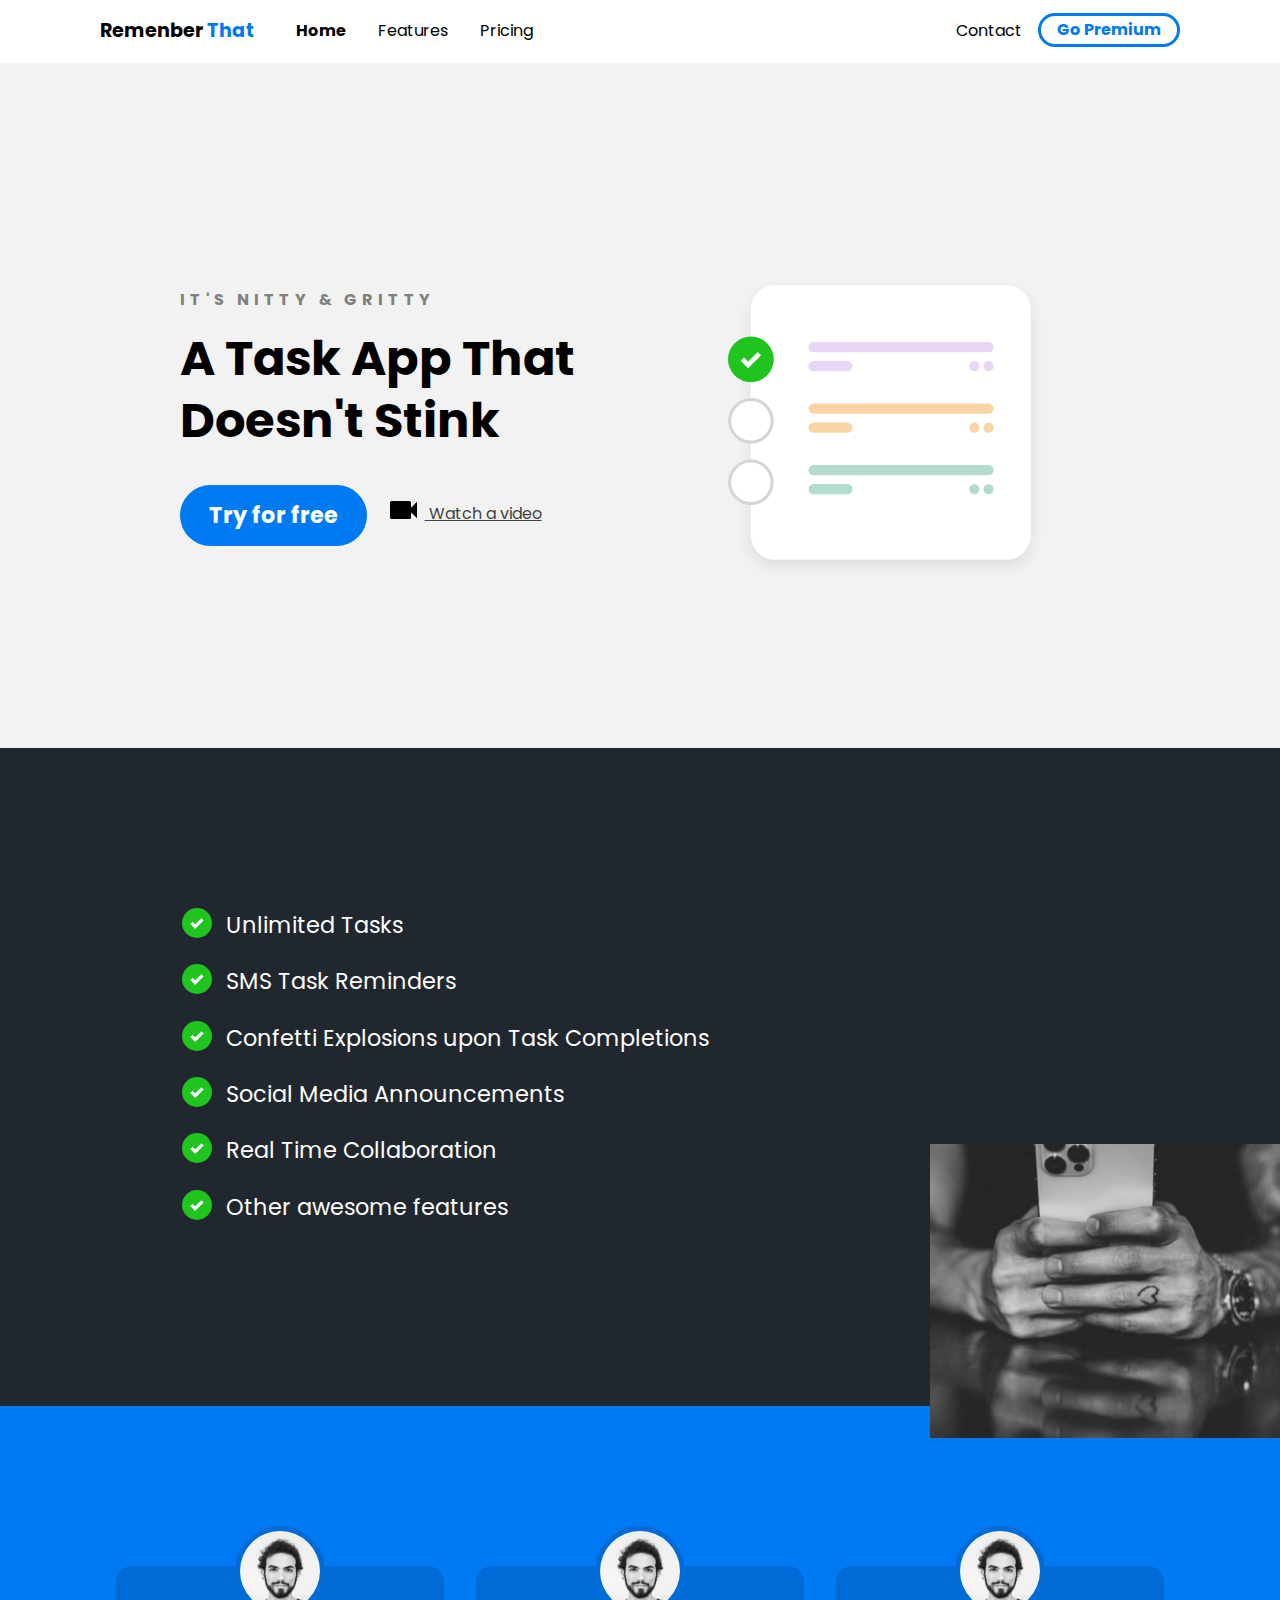
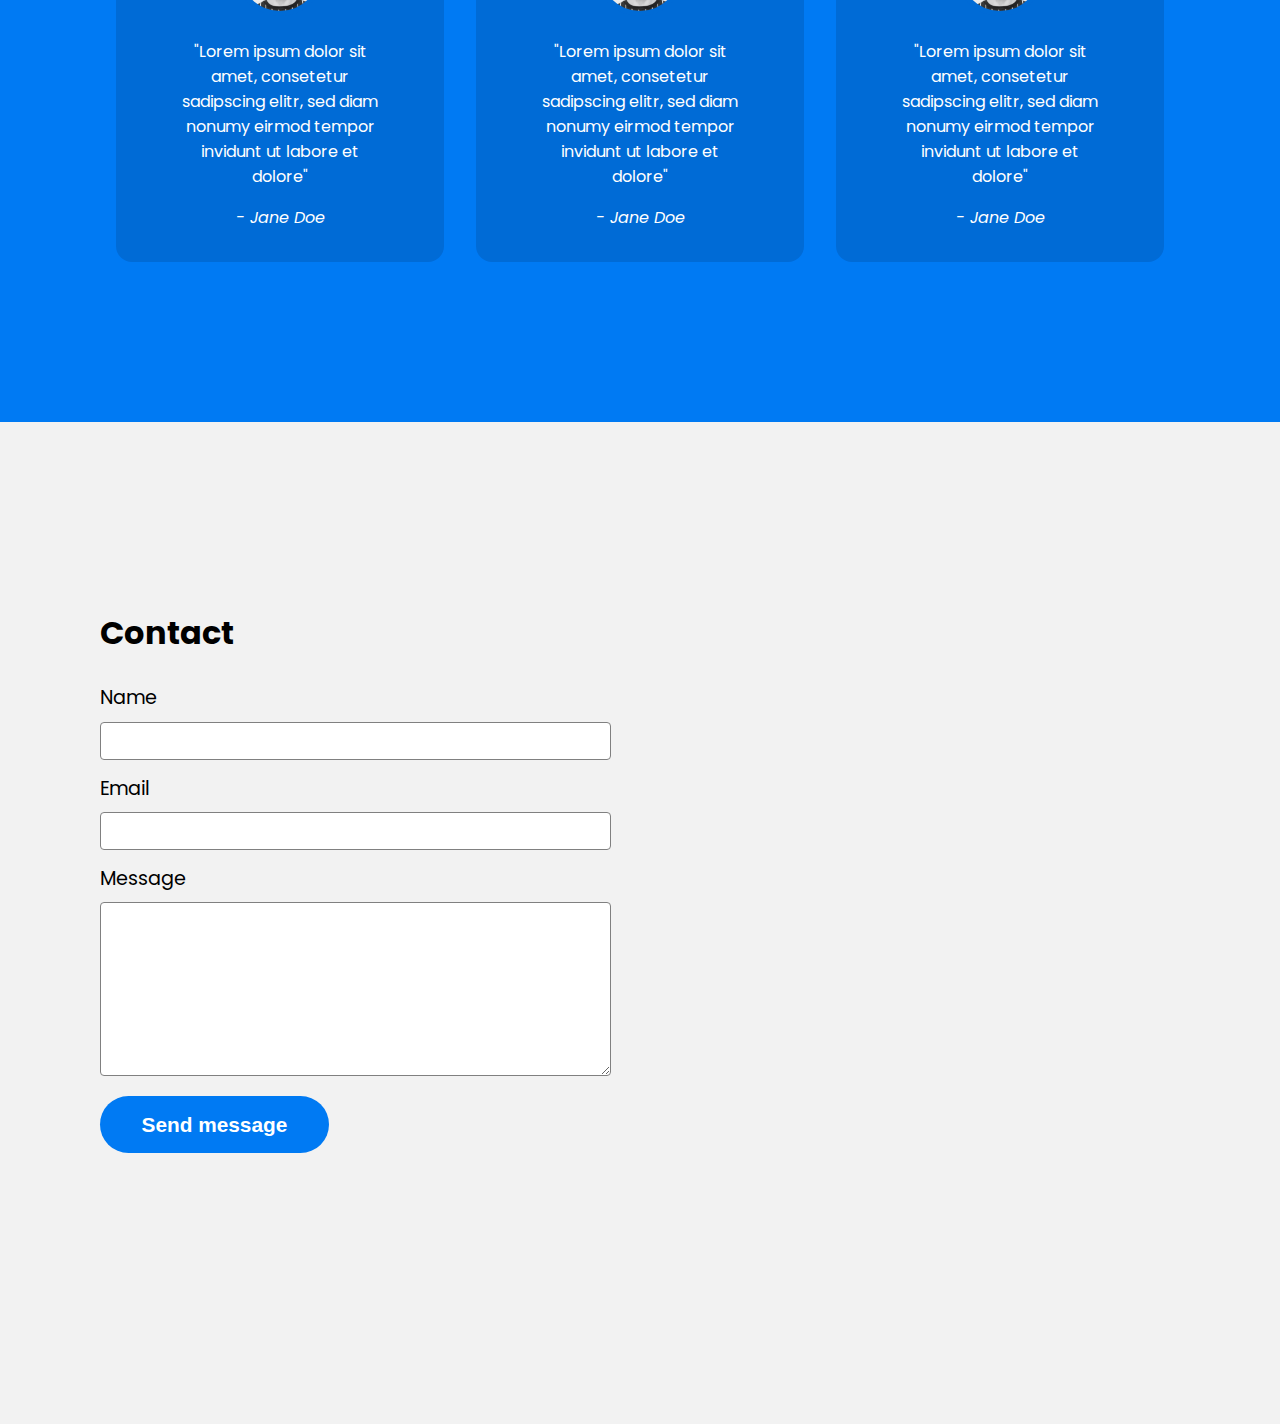
<file: index.html>
<!DOCTYPE html>
<html lang="en">

<head>
    <meta charset="UTF-8">
    <meta http-equiv="X-UA-Compatible" content="IE=edge">
    <meta name="viewport" content="width=device-width, initial-scale=1.0">
    <title>The 2021 Frontend Developer Crash Course</title>
    <link rel="stylesheet" href="css/main.css">
</head>

<body>

    <div class="navbar">
        <div class="container">
            <a class="logo" href="index.html">Remenber <span>That</span> </a>

            <img id="mobile-cta" class="mobile-menu" src="images/menu.svg " alt="Open Navigation">

            <nav>
                <img id="mobile-exit" class="mobile-menu-exit" src="images/exit.svg" alt="Close Navigation">

                <ul class="primary-nav">
                    <li class="current"><a href="#">Home</a></li>
                    <li><a href="#features-section">Features</a></li>
                    <li><a href="prices.html">Pricing</a></li>
                </ul>


                <ul class="secondary-nav">
                    <li><a href="#contact-section">Contact</a></li>
                    <li class="go-premium-cta"><a href="">Go Premium</a></li>
                </ul>
            </nav>
        </div>
    </div>

    <section class="hero ">
        <div class="container">

            <div class="left-col">
                <p class="subhead"> It's Nitty &amp; Gritty</p>
                <h1>A Task App That Doesn't Stink</h1>

                <div class="hero-cta">
                    <a href="#" class="primary-cta">Try for free</a>
                    <a href="#" class="watch-video-cta">
                        <img src="images/watch.svg" alt="Watch a video">
                        Watch a video
                    </a>
                </div>
            </div>

            <img src="images/illustration.svg" class="hero-img" alt="Illustation">

        </div>

    </section>

    <section id="features-section" class="features-section"> 
         <div class="container">
             <ul class="features-list">
                <li>Unlimited Tasks</li>
                <li>SMS Task Reminders</li>
                <li>Confetti Explosions upon Task Completions</li>
                <li>Social Media Announcements</li>
                <li>Real Time Collaboration</li>
                <li>Other awesome features</li>
             </ul>

             <img src="images/holding-phone.jpg" alt="Man holding phone">
         </div>
    </section>

    <section class="testimonials-section">
        <div class="container">
            <ul>
                <li>
                    <img src="images/person.jpg" alt="Person">

                    <blockquote>"Lorem ipsum dolor sit amet, consetetur sadipscing elitr, sed diam nonumy eirmod tempor invidunt ut labore et dolore"</blockquote>
                    <cite>- Jane Doe</cite>
                </li>
                <li>
                    <img src="images/person.jpg" alt="Person">

                    <blockquote>"Lorem ipsum dolor sit amet, consetetur sadipscing elitr, sed diam nonumy eirmod tempor invidunt ut labore et dolore"</blockquote>
                    <cite>- Jane Doe</cite>
                </li>
                <li>
                    <img src="images/person.jpg" alt="Person">

                    <blockquote>"Lorem ipsum dolor sit amet, consetetur sadipscing elitr, sed diam nonumy eirmod tempor invidunt ut labore et dolore"</blockquote>
                    <cite>- Jane Doe</cite>
                </li>
            </ul>
        </div>
    </section>

    <section id="contact-section" class="contact-section">
        <div class="container">
            <div class="contact-left">
                <h2>Contact</h2>

                <form action="">
                    <label for="name">Name</label>
                    <input type="text" id="name" name="name">

                    <label for="email">Email</label>
                    <input type="email" id="email" name="email">

                    <label for="message">Message</label>
                    <textarea name="message" id="message" cols="30" rows="10"></textarea>

                    <input type="submit" class="send-message-cta" value="Send message">
                </form>
            </div>
            <div class="contact-right">
                <iframe src="https://www.google.com/maps/embed?pb=!1m18!1m12!1m3!1d121090.44900231565!2d-70.01692001488308!3d18.48019229470851!2m3!1f0!2f0!3f0!3m2!1i1024!2i768!4f13.1!3m3!1m2!1s0x8eaf89f1107ea5ab%3A0xd6c587b82715c164!2sSanto%20Domingo!5e0!3m2!1ses!2sdo!4v1615402805136!5m2!1ses!2sdo" width="600" height="450" style="border:0;" allowfullscreen="" loading="lazy"></iframe>    
            </div>

        </div>
    </section>
    <script src="./scripts/index.js"></script>

</body>

</html>
</file>
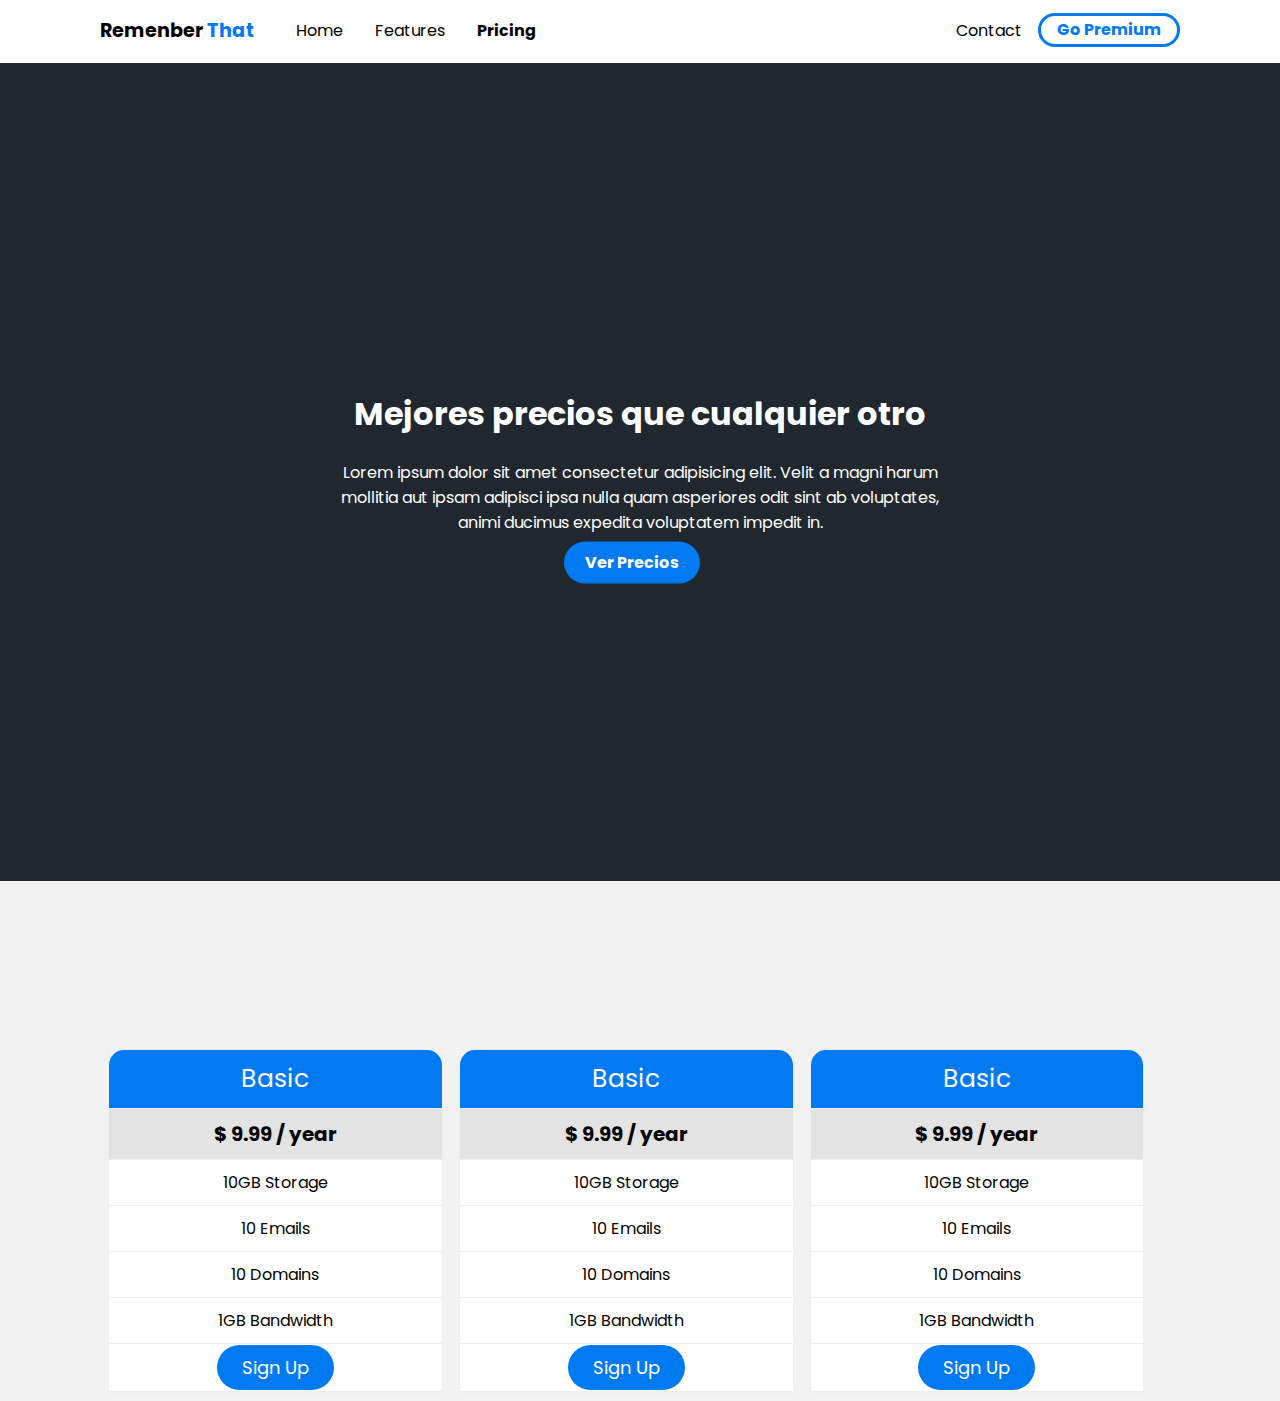
<file: prices.html>
<!DOCTYPE html>
<html lang="en">

<head>
    <meta charset="UTF-8">
    <meta http-equiv="X-UA-Compatible" content="IE=edge">
    <meta name="viewport" content="width=device-width, initial-scale=1.0">
    <title>The 2021 Frontend Developer Crash Course</title>
    <link rel="stylesheet" href="css/main.css">
</head>

<body>

    <div class="navbar">
        <div class="container">
            <a class="logo" href="index.html">Remenber <span>That</span> </a>

            <img id="mobile-cta" class="mobile-menu" src="images/menu.svg " alt="Open Navigation">

            <nav>
                <img id="mobile-exit" class="mobile-menu-exit" src="images/exit.svg" alt="Close Navigation">

                <ul class="primary-nav">
                    <li><a href="index.html">Home</a></li>
                    <li><a href="#features-section">Features</a></li>
                    <li class="current"><a href="">Pricing</a></li>
                </ul>


                <ul class="secondary-nav">
                    <li><a href="#contact-section">Contact</a></li>
                    <li class="go-premium-cta"><a href="">Go Premium</a></li>
                </ul>
            </nav>
        </div>
    </div>

    <section class="price-hero">
        <div class="container">
            <div class="hero-img">
                <div class="hero-text">
                    <h1>Mejores precios que cualquier otro</h1>
                    <p>Lorem ipsum dolor sit amet consectetur adipisicing elit. 
                        Velit a magni harum mollitia aut ipsam adipisci ipsa nulla 
                        quam asperiores odit sint ab voluptates, animi ducimus expedita 
                        voluptatem impedit in.
                    </p>        
                    
                    <a href="#prices-section"  id="primary-btn" class="primary-cta" > Ver Precios</a>            
                </div>
            </div>
        </div>
    </section>


    <section id="prices-section" class="prices">
        <div class="container">
            <div class="columns">
                <ul class="price">
                  <li class="header">Basic</li>
                  <li class="grey">$ 9.99 / year</li>
                  <li>10GB Storage</li>
                  <li>10 Emails</li>
                  <li>10 Domains</li>
                  <li>1GB Bandwidth</li>
                  <li class=""><a href="#" class="button">Sign Up</a></li>
                </ul>
              </div>
              <div class="columns">
                <ul class="price">
                  <li class="header">Basic</li>
                  <li class="grey">$ 9.99 / year</li>
                  <li>10GB Storage</li>
                  <li>10 Emails</li>
                  <li>10 Domains</li>
                  <li>1GB Bandwidth</li>
                  <li class=""><a href="#" class="button">Sign Up</a></li>
                </ul>
              </div>
              <div class="columns">
                <ul class="price">
                  <li class="header">Basic</li>
                  <li class="grey">$ 9.99 / year</li>
                  <li>10GB Storage</li>
                  <li>10 Emails</li>
                  <li>10 Domains</li>
                  <li>1GB Bandwidth</li>
                  <li class=""><a href="#" class="button">Sign Up</a></li>
                </ul>
              </div>
        </div>
    </section>





    <script src="./scripts/index.js"></script>
</body>

</html>
</file>
<file: css/main.css>
@import url("https://fonts.googleapis.com/css2?family=Poppins:wght@400;700&display=swap");
:root {
  --primary-color: #007AF3;
}

html {
  scroll-behavior: smooth;
  overflow-y: scroll;
}

body {
  background: #F2F2F2;
  margin: 0;
  font-family: 'Poppins';
}

.navbar {
  background: white;
  padding: 1em;
}

.navbar .logo {
  text-decoration: none;
  font-weight: bold;
  color: black;
  font-size: 1.2em;
}

.navbar .logo span {
  color: var(--primary-color);
}

.navbar nav {
  display: none;
}

.navbar .container {
  display: -webkit-box;
  display: -ms-flexbox;
  display: flex;
  place-content: space-between;
}

.navbar .mobile-menu {
  cursor: pointer;
}

a {
  color: #444444;
}

ul {
  list-style-type: none;
  margin: 0;
  padding: 0;
}

section {
  padding: 5em 2em;
}

.hero {
  text-align: center;
}

.left-col .subhead {
  text-transform: uppercase;
  font-weight: bold;
  color: gray;
  letter-spacing: .3em;
}

.left-col h1 {
  font-size: 2.5em;
  line-height: 1.3em;
  margin-top: .2em;
}

.left-col .primary-cta {
  background: var(--primary-color);
  color: white;
  text-decoration: none;
  padding: .6em 1.3em;
  font-size: 1.4em;
  border-radius: 5em;
  font-weight: bold;
  display: inline-block;
}

.left-col .watch-video-cta {
  display: block;
  margin-top: 1em;
}

.left-col .watch-video-cta img {
  margin-right: .5em;
}

.hero-img {
  width: 70%;
  margin-top: 3em;
}

section.features-section {
  background: #20272E;
  color: white;
}

ul.features-list {
  margin: 0;
  padding-left: .1em;
  display: -ms-grid;
  display: grid;
  -ms-grid-columns: (minmax(19rem, 1fr))[auto-fit];
      grid-template-columns: repeat(auto-fit, minmax(19rem, 1fr));
}

ul.features-list li {
  font-size: 1.1em;
  margin-bottom: 1em;
  margin-left: 2em;
  position: relative;
}

ul.features-list li:before {
  content: '';
  left: -2em;
  position: absolute;
  width: 20px;
  height: 20px;
  background-image: url("../images/bullet.svg");
  background-size: contain;
  margin-right: .5em;
}

.features-section img {
  display: none;
}

.testimonials-section {
  background: var(--primary-color);
  color: white;
}

.testimonials-section li {
  background: #006BD6;
  text-align: center;
  padding: 2em 1em;
  width: 80%;
  margin: 0 auto 5em auto;
  border-radius: 1em;
}

.testimonials-section li img {
  width: 5em;
  height: 5em;
  border: 5px solid #006BD6;
  border-radius: 50%;
  margin-top: -4.5em;
}

h2 {
  font-size: 2em;
}

label {
  display: block;
  font-size: 1.2em;
  margin-bottom: .5em;
}

input, textarea {
  width: 100%;
  padding: .8em;
  margin-bottom: 1em;
  border-radius: .3em;
  border: 1px solid gray;
  -webkit-box-sizing: border-box;
          box-sizing: border-box;
}

input[type="submit"] {
  background-color: var(--primary-color);
  color: white;
  font-weight: bold;
  font-size: 1.3em;
  border: none;
  margin-bottom: 5em;
  border-radius: 5em;
  display: inline-block;
  padding: .8em 2em;
  width: unset;
  cursor: pointer;
}

iframe {
  width: 100%;
  height: 300px;
}

nav.menu-btn {
  display: block;
}

nav {
  position: fixed;
  z-index: 999;
  width: 66%;
  right: 0;
  top: 0;
  background: #20272E;
  height: 100vh;
  padding: 1em;
}

nav ul.primary-nav {
  margin-top: 5em;
}

nav li a {
  color: white;
  text-decoration: none;
  display: block;
  padding: .5em;
  font-size: 1.3em;
  text-align: right;
}

nav li a:hover {
  font-weight: bold;
}

.mobile-menu-exit {
  float: right;
  margin: .5em;
  cursor: pointer;
}

.price-hero {
  background: #20272E;
  color: white;
  height: 50%;
  background-position: center;
  background-repeat: no-repeat;
  background-size: cover;
  position: relative;
  padding: -25em;
}

.price-hero .container {
  height: 450px;
}

.price-hero .container .hero-img {
  -ms-flex-line-pack: center;
      align-content: center;
  height: 100px;
}

.price-hero .container .hero-img .hero-text {
  text-align: center;
  position: absolute;
  top: 50%;
  left: 50%;
  -webkit-transform: translate(-50%, -50%);
          transform: translate(-50%, -50%);
  color: white;
}

.price-hero .container .hero-img .primary-cta {
  background: var(--primary-color);
  color: white;
  text-decoration: none;
  padding: .6em 1.3em;
  font-size: 1em;
  border-radius: 5em;
  font-weight: bold;
}

.prices .container .columns {
  float: left;
  width: 31%;
  padding: 8px;
}

.prices .container .price {
  list-style-type: none;
  border: 1px solid #eee;
  margin: 0;
  padding: 0;
  -webkit-transition: 0.3s;
  transition: 0.3s;
}

.prices .container .price .header {
  background-color: var(--primary-color);
  color: white;
  font-size: 25px;
  border-radius: 15px 15px 0px 0px;
}

.prices .container .price li {
  border-bottom: 1px solid #eee;
  padding: 10px;
  text-align: center;
  background-color: white;
}

.prices .container .price .grey {
  background-color: rgba(124, 124, 124, 0.123);
  font-size: 20px;
  font-weight: bold;
}

.prices .container .price .button {
  background-color: var(--primary-color);
  border: none;
  color: white;
  padding: 10px 25px;
  text-align: center;
  text-decoration: none;
  font-size: 18px;
  border-radius: 5em;
}

.prices .container .price:hover {
  -webkit-box-shadow: 0 8px 12px 0 rgba(0, 0, 0, 0.2);
          box-shadow: 0 8px 12px 0 rgba(0, 0, 0, 0.2);
}

@media only screen and (min-width: 768px) {
  .mobile-menu, .mobile-menu-exit {
    display: none;
  }
  .navbar .container {
    display: -ms-grid;
    display: grid;
    -ms-grid-columns: 180px auto;
        grid-template-columns: 180px auto;
    -webkit-box-pack: unset;
        -ms-flex-pack: unset;
            justify-content: unset;
  }
  .navbar nav {
    display: -webkit-box;
    display: -ms-flexbox;
    display: flex;
    -webkit-box-pack: justify;
        -ms-flex-pack: justify;
            justify-content: space-between;
    background: none;
    position: unset;
    height: auto;
    width: 100%;
    padding: 0;
  }
  .navbar nav ul {
    display: -webkit-box;
    display: -ms-flexbox;
    display: flex;
  }
  .navbar nav a {
    color: black;
    font-size: 1em;
    padding: .1em 1em;
  }
  .navbar nav ul.primary-nav {
    margin: 0;
  }
  .navbar nav li.current a {
    font-weight: bold;
  }
  .navbar nav li.go-premium-cta a {
    color: var(--primary-color);
    border: 3px solid var(--primary-color);
    font-weight: bold;
    border-radius: 5em;
    margin-top: -.2em;
  }
  .navbar nav li.go-premium-cta a:hover {
    background: var(--primary-color);
    color: white;
  }
}

@media only screen and (min-width: 1080px) {
  .container {
    width: 1080px;
    margin: 0 auto;
  }
  section {
    padding: 10em 4em;
  }
  .hero .container {
    display: -webkit-box;
    display: -ms-flexbox;
    display: flex;
    -webkit-box-pack: justify;
        -ms-flex-pack: justify;
            justify-content: space-between;
    text-align: left;
  }
  .hero .container .left-col {
    margin: 3em 3em 0 5em;
  }
  .hero .container .left-col h1 {
    font-size: 3em;
    width: 90%;
  }
  .hero-img {
    width: 30%;
    margin-right: 8em;
  }
  .hero-cta {
    display: -webkit-box;
    display: -ms-flexbox;
    display: flex;
  }
  .primary-cta {
    margin-right: 1em;
  }
  ul.features-list {
    display: block;
    margin-left: 5em;
  }
  ul.features-list li {
    font-size: 1.4em;
  }
  ul.features-list li:before {
    width: 30px;
    height: 30px;
  }
  .features-section {
    position: relative;
  }
  .features-section img {
    display: block;
    position: absolute;
    right: 0;
    width: 350px;
    bottom: -2em;
  }
  .testimonials-section ul {
    display: -webkit-box;
    display: -ms-flexbox;
    display: flex;
  }
  .testimonials-section ul li {
    margin: 0 1em;
  }
  .contact-section {
    position: relative;
  }
  .contact-section .container {
    display: -webkit-box;
    display: -ms-flexbox;
    display: flex;
  }
  .contact-right {
    position: absolute;
    right: 0;
    top: 0;
    width: 45%;
    height: 100%;
  }
  .contact-right iframe {
    height: 100%;
  }
}

@media only screen and (min-width: 1450px) {
  .features-section:before {
    content: '';
    position: absolute;
    width: 200px;
    height: 25em;
    background: var(--primary-color);
    left: 0;
    top: -4em;
  }
  .features-section:after {
    content: '';
    position: absolute;
    width: 200px;
    height: 20em;
    background: url("../images/dots.svg") no-repeat;
    left: 4.5em;
    top: 2em;
  }
}
/*# sourceMappingURL=main.css.map */
</file>
